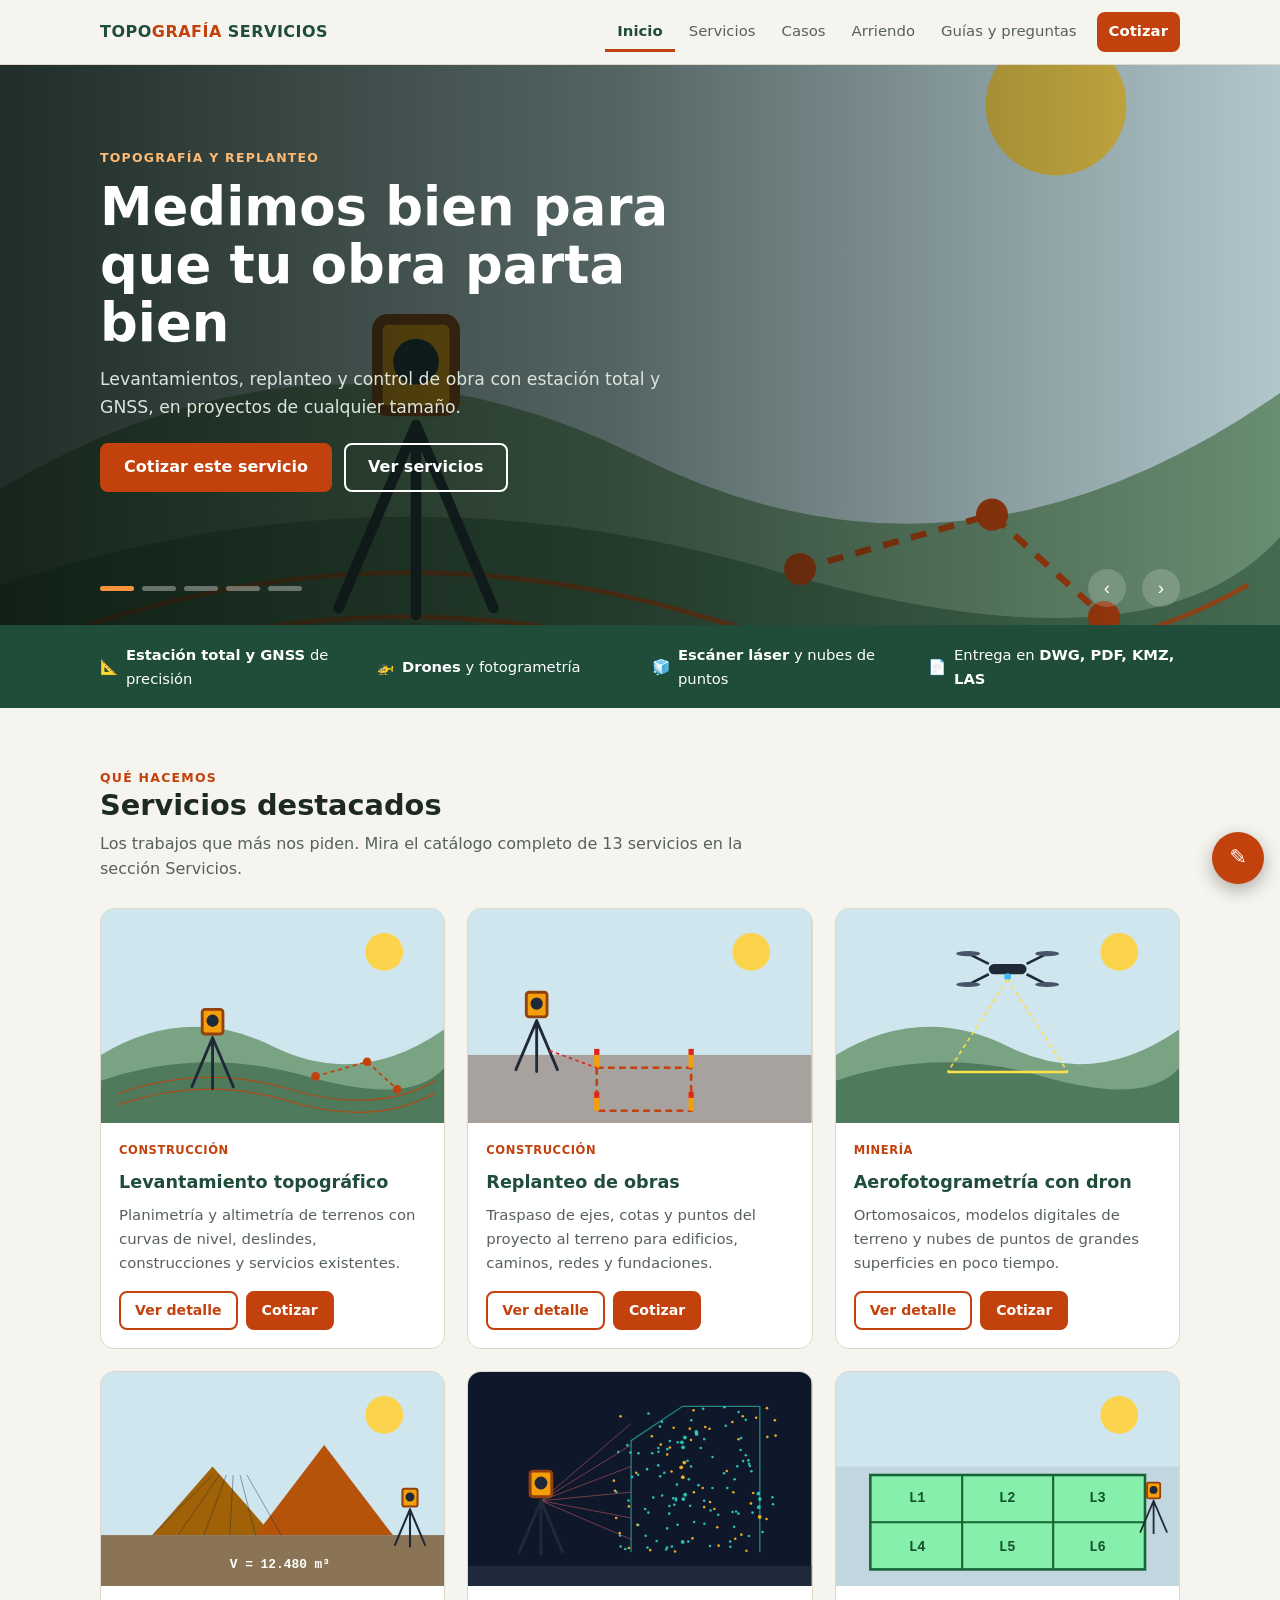
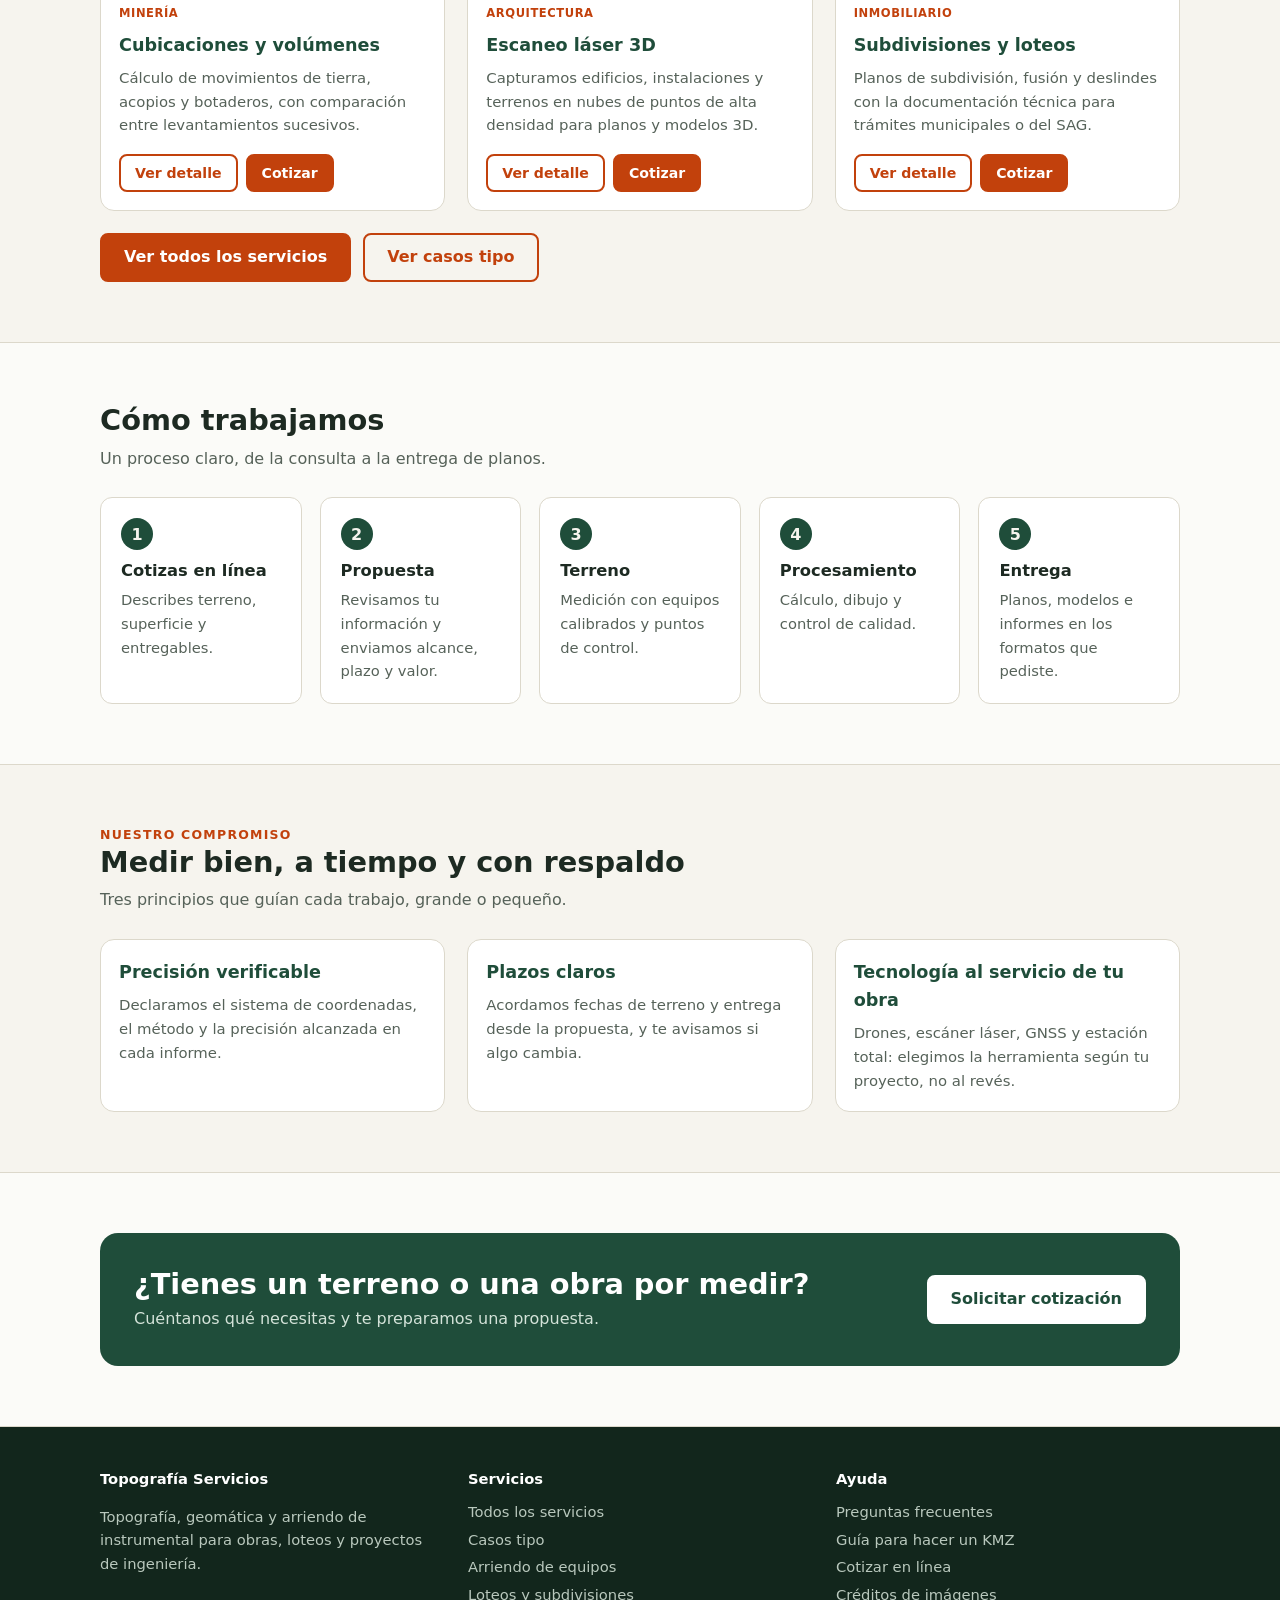
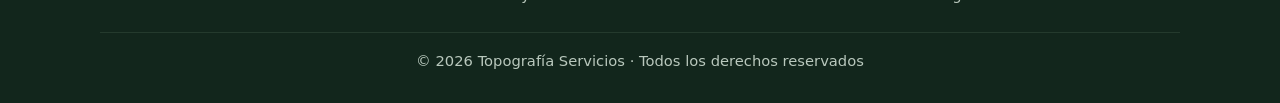
<file: index.html>
<!doctype html>
<html lang="es">
<head>
<meta charset="utf-8">
<meta name="viewport" content="width=device-width, initial-scale=1">
<title>Servicios Topográficos | Topografía, drones y escáner láser</title>
<meta name="description" content="Levantamientos, replanteo, loteos, aerofotogrametría con dron, escáner láser, SIG y arriendo de equipos. Cotiza en línea.">
<link rel="stylesheet" href="styles.css">
</head>
<body data-page="home">
<div id="hdr"></div>

<div class="hero" id="inicio">
  <div class="slides" id="slides" aria-roledescription="carrusel" aria-live="off"></div>
  <div class="ctrl"><div class="wrap">
    <div id="dots" style="display:flex;gap:8px"></div>
    <button class="arrow" id="prevS" aria-label="Anterior">‹</button><button class="arrow" id="nextS" aria-label="Siguiente">›</button>
  </div></div>
</div>
<div class="trust"><div class="wrap">
  <div>📐 <span><b>Estación total y GNSS</b> de precisión</span></div>
  <div>🚁 <span><b>Drones</b> y fotogrametría</span></div>
  <div>🧊 <span><b>Escáner láser</b> y nubes de puntos</span></div>
  <div>📄 <span>Entrega en <b>DWG, PDF, KMZ, LAS</b></span></div>
</div></div>
<section>
  <div class="wrap">
    <div class="eyebrow">Qué hacemos</div>
    <h2>Servicios destacados</h2>
    <p class="sub">Los trabajos que más nos piden. Mira el catálogo completo de 13 servicios en la sección Servicios.</p>
    <div class="grid" id="featured"></div>
    <div class="btns"><a class="btn primary" href="servicios.html">Ver todos los servicios</a><a class="btn ghost" href="casos.html">Ver casos tipo</a></div>
  </div>
</section>
<section class="alt">
  <div class="wrap">
    <h2>Cómo trabajamos</h2>
    <p class="sub">Un proceso claro, de la consulta a la entrega de planos.</p>
    <div class="steps">
      <div class="step rv"><h3>Cotizas en línea</h3><p>Describes terreno, superficie y entregables.</p></div>
      <div class="step rv"><h3>Propuesta</h3><p>Revisamos tu información y enviamos alcance, plazo y valor.</p></div>
      <div class="step rv"><h3>Terreno</h3><p>Medición con equipos calibrados y puntos de control.</p></div>
      <div class="step rv"><h3>Procesamiento</h3><p>Cálculo, dibujo y control de calidad.</p></div>
      <div class="step rv"><h3>Entrega</h3><p>Planos, modelos e informes en los formatos que pediste.</p></div>
    </div>
  </div>
</section>
<section>
  <div class="wrap">
    <div class="eyebrow">Nuestro compromiso</div>
    <h2>Medir bien, a tiempo y con respaldo</h2>
    <p class="sub">Tres principios que guían cada trabajo, grande o pequeño.</p>
    <div class="grid">
      <div class="card rv"><div class="body"><h3>Precisión verificable</h3><p>Declaramos el sistema de coordenadas, el método y la precisión alcanzada en cada informe.</p></div></div>
      <div class="card rv"><div class="body"><h3>Plazos claros</h3><p>Acordamos fechas de terreno y entrega desde la propuesta, y te avisamos si algo cambia.</p></div></div>
      <div class="card rv"><div class="body"><h3>Tecnología al servicio de tu obra</h3><p>Drones, escáner láser, GNSS y estación total: elegimos la herramienta según tu proyecto, no al revés.</p></div></div>
    </div>
  </div>
</section>
<section class="alt">
  <div class="wrap">
    <div class="cta-band"><div><h2>¿Tienes un terreno o una obra por medir?</h2><p>Cuéntanos qué necesitas y te preparamos una propuesta.</p></div><a class="btn" href="cotizar.html">Solicitar cotización</a></div>
  </div>
</section>

<div id="ftr"></div>
<script src="app.js"></script>
</body>
</html>
</file>
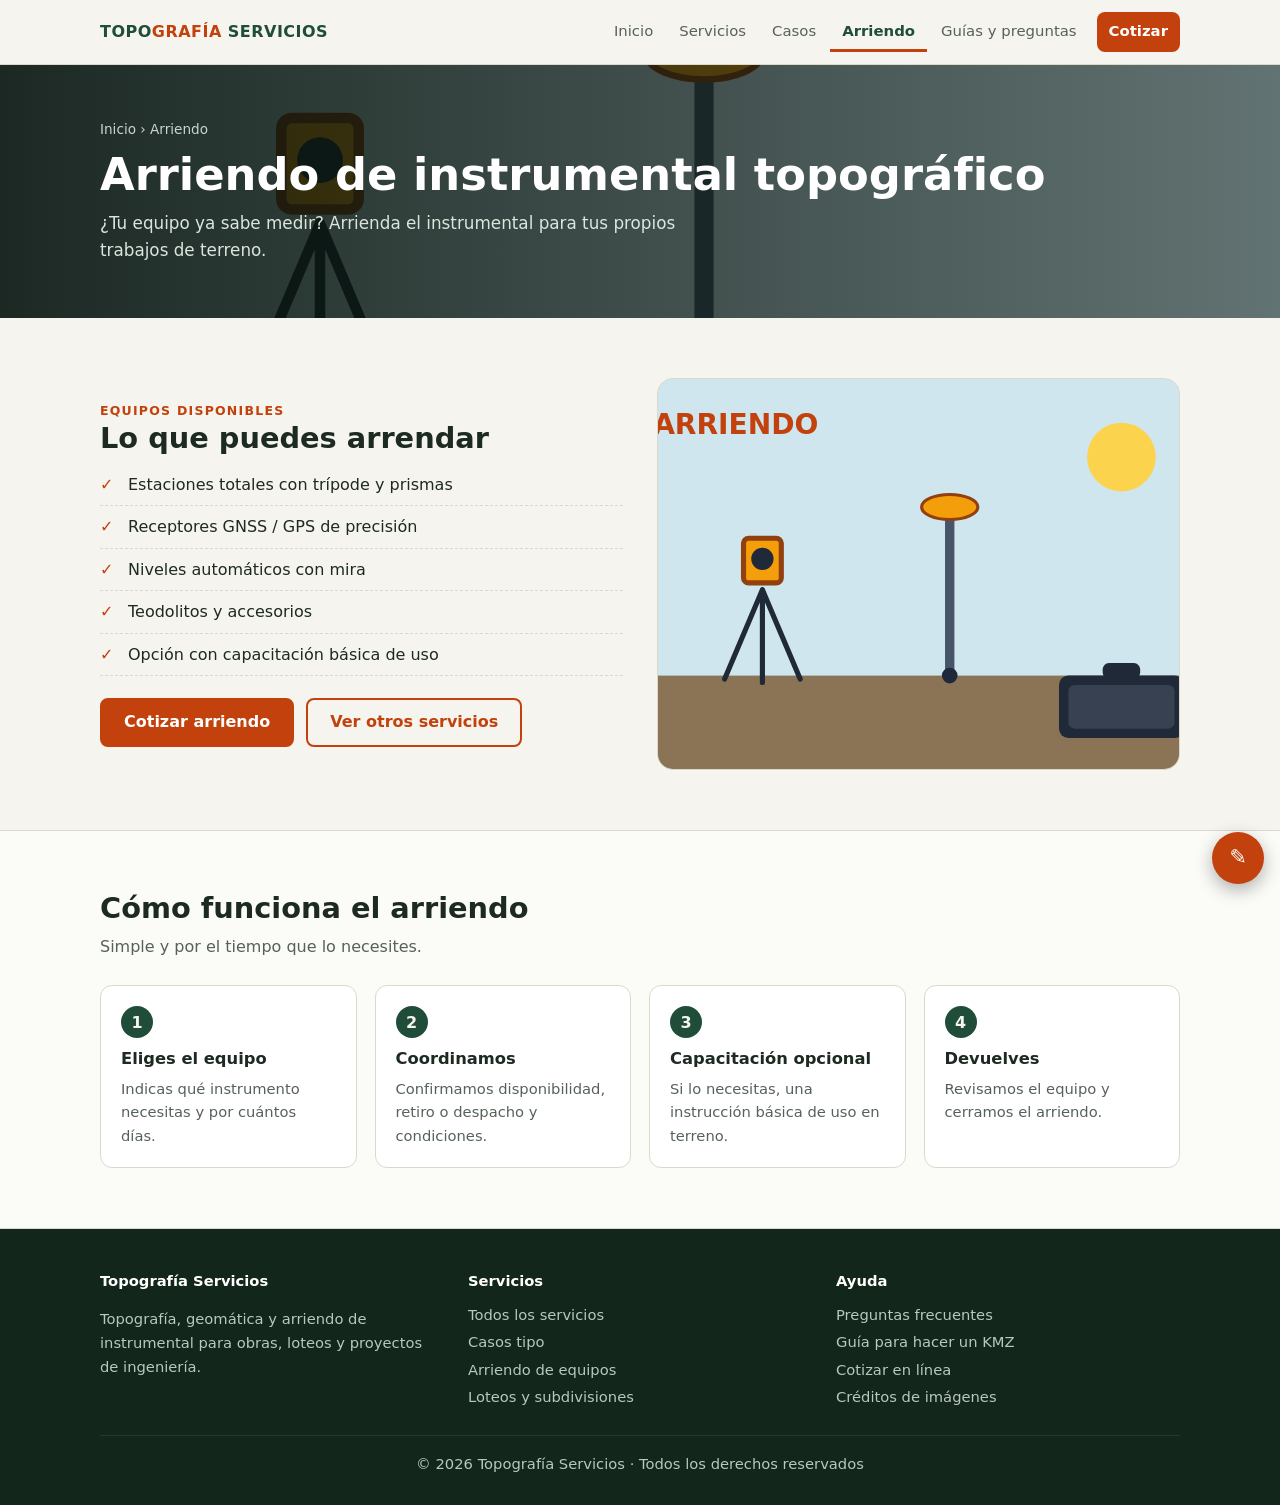
<file: arriendo.html>
<!doctype html>
<html lang="es">
<head>
<meta charset="utf-8">
<meta name="viewport" content="width=device-width, initial-scale=1">
<title>Arriendo de instrumental topográfico</title>
<meta name="description" content="Arriendo de estaciones totales, GNSS, niveles y teodolitos por día, semana o mes, con capacitación opcional.">
<link rel="stylesheet" href="styles.css">
</head>
<body data-page="arriendo">
<div id="hdr"></div>
<div class="phead"><img src="" data-k="arriendo" alt="" id="pheadImg"><div class="wrap"><div class="crumb"><a href="index.html">Inicio</a> › Arriendo</div><h1>Arriendo de instrumental topográfico</h1><p>¿Tu equipo ya sabe medir? Arrienda el instrumental para tus propios trabajos de terreno.</p></div></div>
<section>
  <div class="wrap two">
    <div>
      <div class="eyebrow">Equipos disponibles</div>
      <h2>Lo que puedes arrendar</h2>
      <ul class="check">
        <li>Estaciones totales con trípode y prismas</li>
        <li>Receptores GNSS / GPS de precisión</li>
        <li>Niveles automáticos con mira</li>
        <li>Teodolitos y accesorios</li>
        <li>Opción con capacitación básica de uso</li>
      </ul>
      <div class="btns"><button class="btn primary" data-quote="arriendo">Cotizar arriendo</button><a class="btn ghost" href="servicios.html">Ver otros servicios</a></div>
    </div>
    <div class="photo" id="equipPhoto"></div>
  </div>
</section>
<section class="alt">
  <div class="wrap">
    <h2>Cómo funciona el arriendo</h2>
    <p class="sub">Simple y por el tiempo que lo necesites.</p>
    <div class="steps">
      <div class="step rv"><h3>Eliges el equipo</h3><p>Indicas qué instrumento necesitas y por cuántos días.</p></div>
      <div class="step rv"><h3>Coordinamos</h3><p>Confirmamos disponibilidad, retiro o despacho y condiciones.</p></div>
      <div class="step rv"><h3>Capacitación opcional</h3><p>Si lo necesitas, una instrucción básica de uso en terreno.</p></div>
      <div class="step rv"><h3>Devuelves</h3><p>Revisamos el equipo y cerramos el arriendo.</p></div>
    </div>
  </div>
</section>

<div id="ftr"></div>
<script src="app.js"></script>
</body>
</html>
</file>
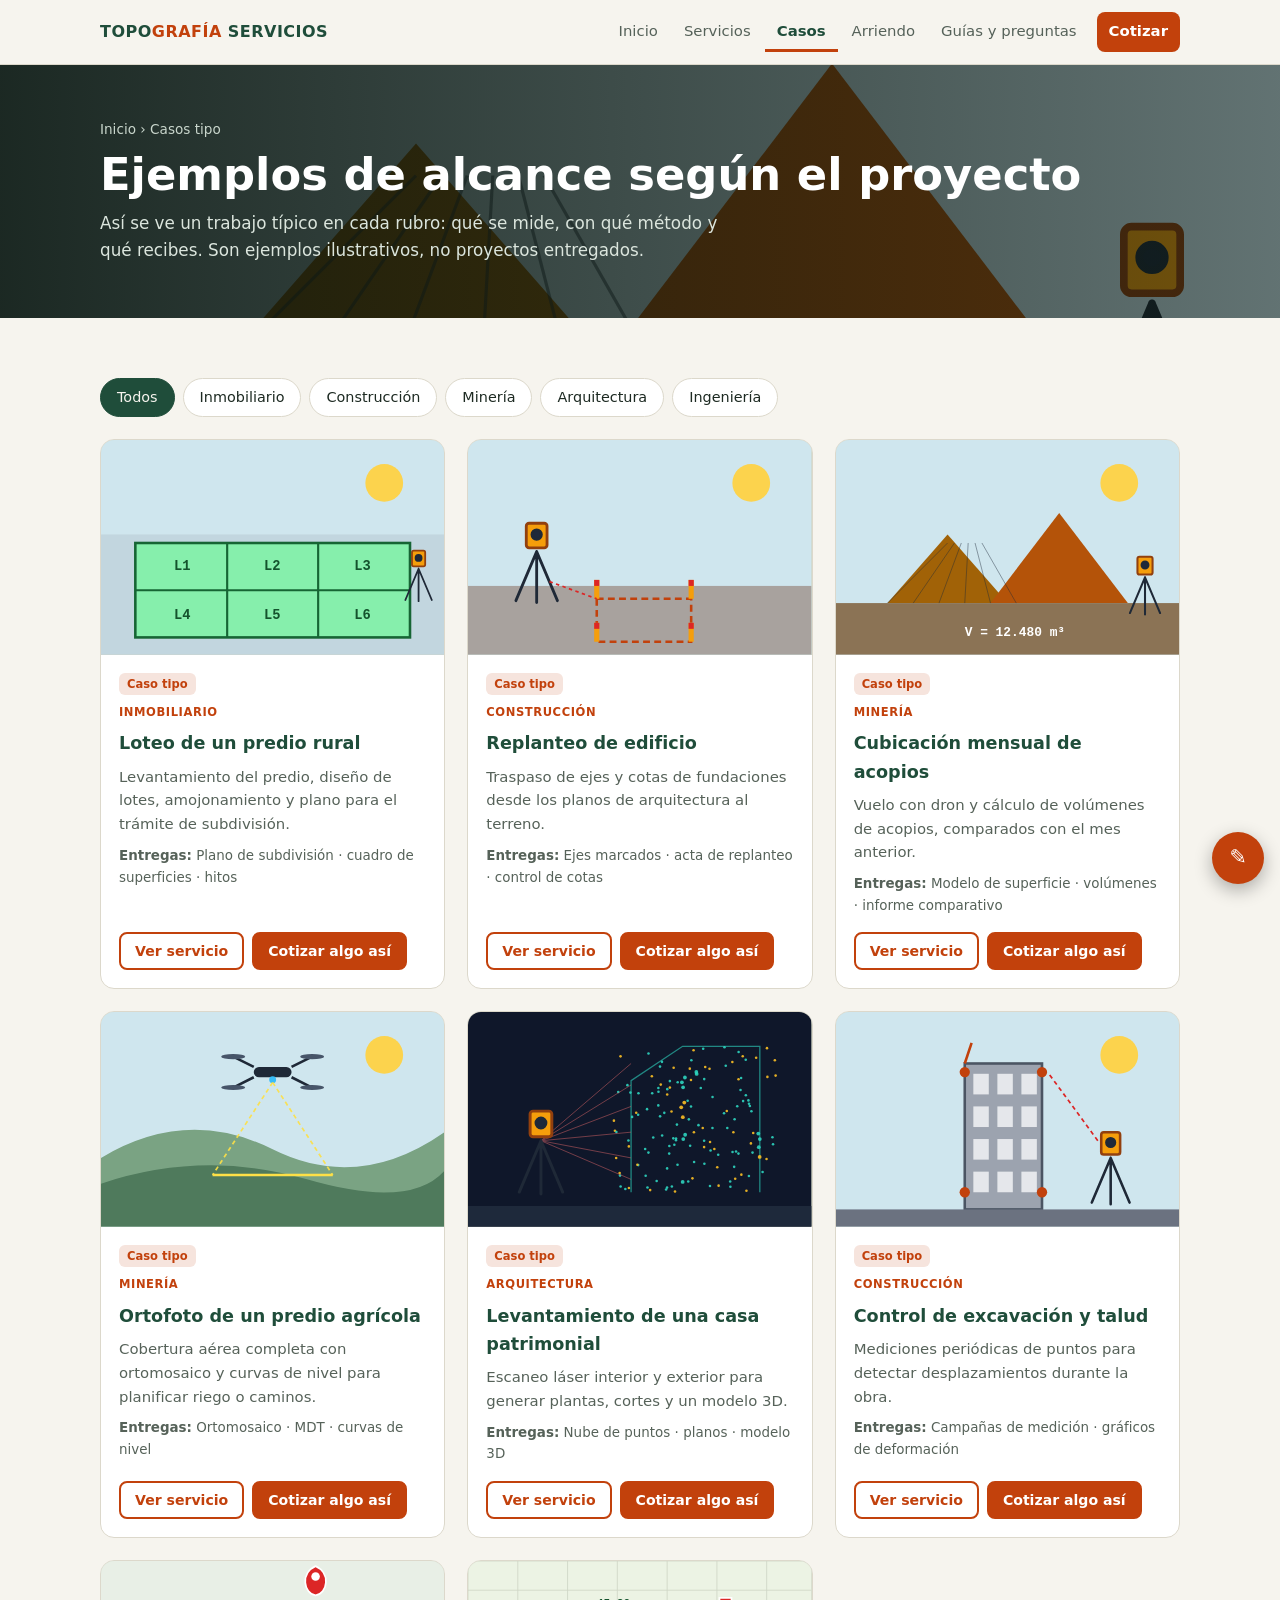
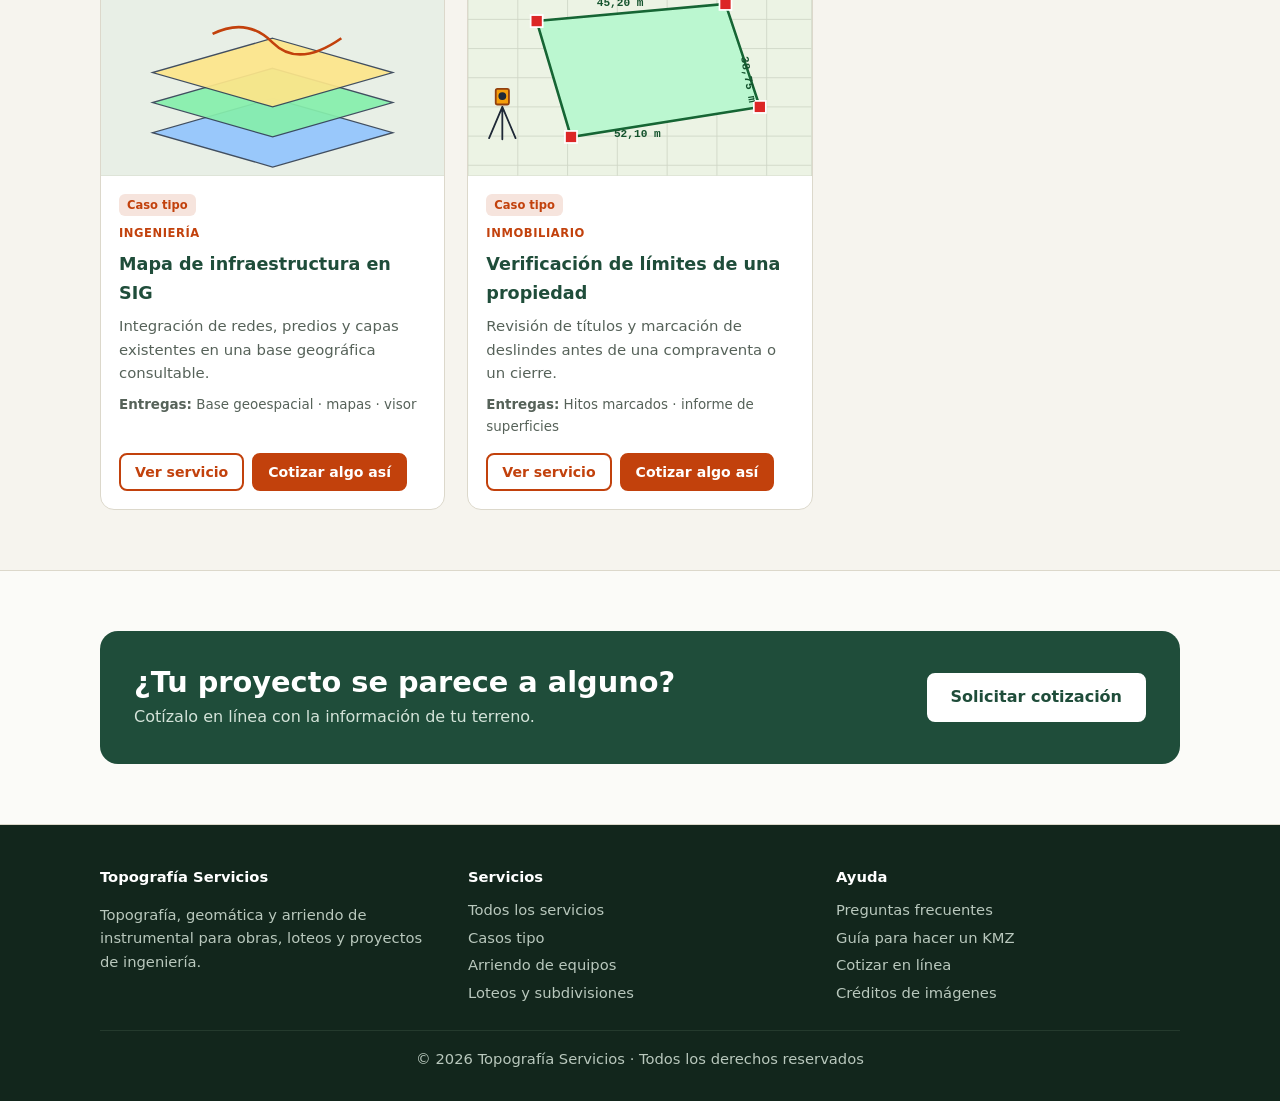
<file: casos.html>
<!doctype html>
<html lang="es">
<head>
<meta charset="utf-8">
<meta name="viewport" content="width=device-width, initial-scale=1">
<title>Casos tipo | Servicios Topográficos</title>
<meta name="description" content="Ejemplos de alcance según el proyecto: qué se mide, con qué método y qué recibes.">
<link rel="stylesheet" href="styles.css">
</head>
<body data-page="casos">
<div id="hdr"></div>
<div class="phead"><img src="" data-k="cubicacion" alt="" id="pheadImg"><div class="wrap"><div class="crumb"><a href="index.html">Inicio</a> › Casos tipo</div><h1>Ejemplos de alcance según el proyecto</h1><p>Así se ve un trabajo típico en cada rubro: qué se mide, con qué método y qué recibes. Son ejemplos ilustrativos, no proyectos entregados.</p></div></div>
<section>
  <div class="wrap">
    <div class="filters" id="cfilters"></div>
    <div class="grid" id="cgrid"></div>
  </div>
</section>
<section class="alt"><div class="wrap"><div class="cta-band"><div><h2>¿Tu proyecto se parece a alguno?</h2><p>Cotízalo en línea con la información de tu terreno.</p></div><a class="btn" href="cotizar.html">Solicitar cotización</a></div></div></section>

<div id="ftr"></div>
<script src="app.js"></script>
</body>
</html>
</file>
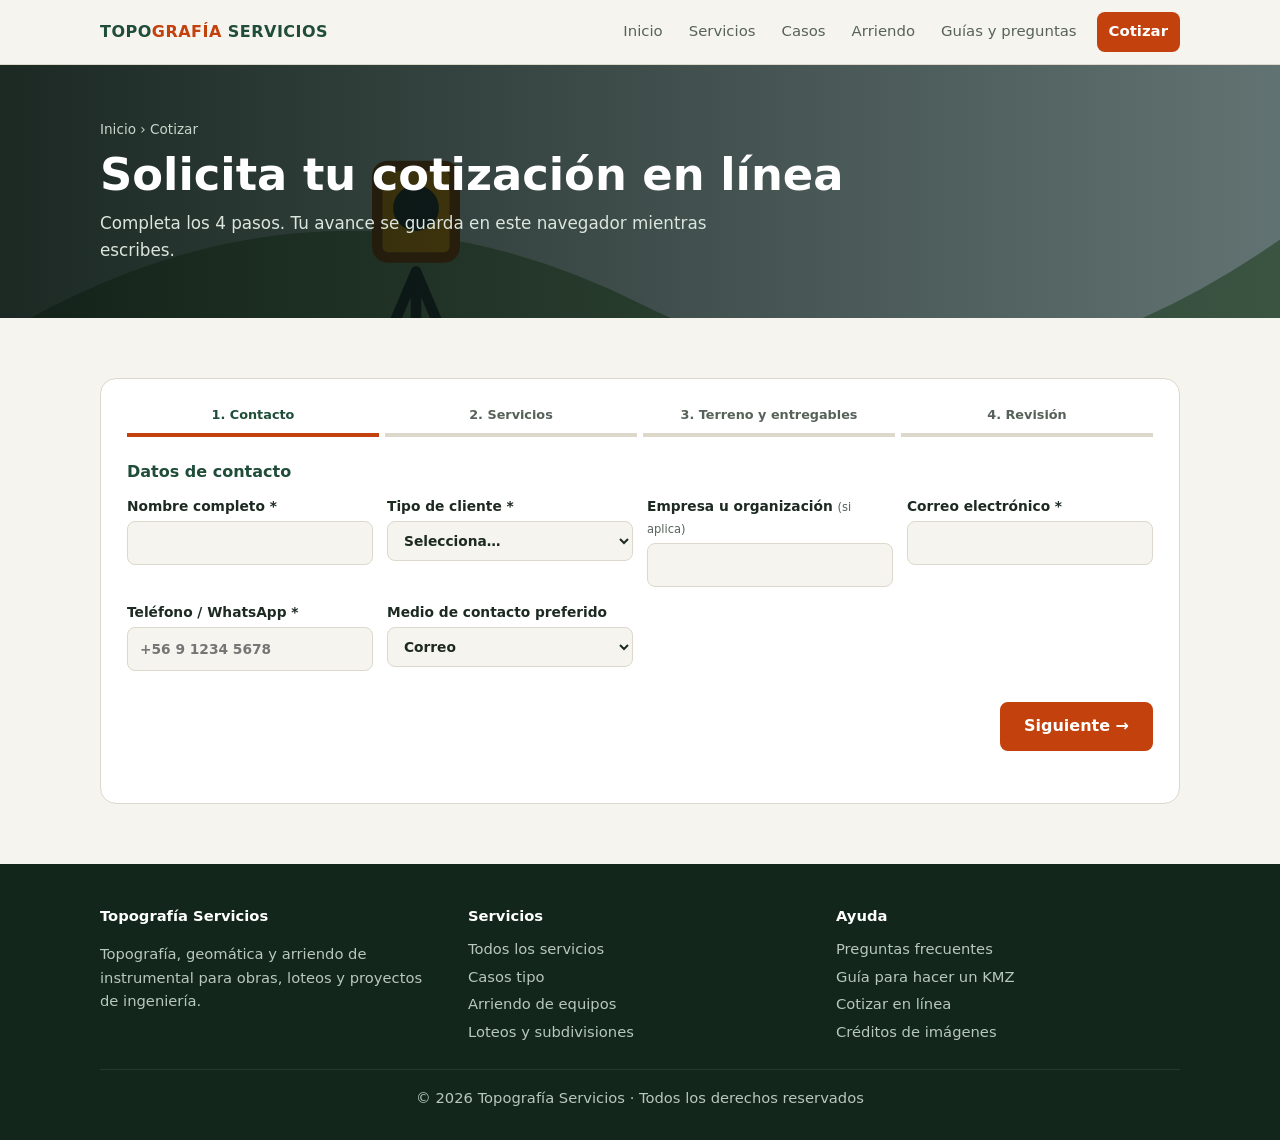
<file: cotizar.html>
<!doctype html>
<html lang="es">
<head>
<meta charset="utf-8">
<meta name="viewport" content="width=device-width, initial-scale=1">
<title>Cotizar en línea | Servicios Topográficos</title>
<meta name="description" content="Solicita tu cotización en 4 pasos con información precisa de tu terreno y los entregables que necesitas.">
<link rel="stylesheet" href="styles.css">
</head>
<body data-page="cotizar">
<div id="hdr"></div>
<div class="phead"><img src="" data-k="hero" alt="" id="pheadImg"><div class="wrap"><div class="crumb"><a href="index.html">Inicio</a> › Cotizar</div><h1>Solicita tu cotización en línea</h1><p>Completa los 4 pasos. Tu avance se guarda en este navegador mientras escribes.</p></div></div>
<section>
  <div class="wrap">
    <div class="quote">
        <div class="progress" id="progress"><div>1. Contacto</div><div>2. Servicios</div><div>3. Terreno y entregables</div><div>4. Revisión</div></div>
        <form id="form" novalidate>
          <div class="pane" data-p="0">
            <fieldset><legend>Datos de contacto</legend>
              <div class="f2">
                <label>Nombre completo *<input name="nombre" autocomplete="name" required><span class="err"></span></label>
                <label>Tipo de cliente *
                  <select name="tipo" required><option value="">Selecciona…</option><option>Particular</option><option>Empresa</option><option>Constructora / Inmobiliaria</option><option>Minería / Energía</option><option>Consultora de ingeniería</option><option>Institución pública</option></select><span class="err"></span></label>
                <label>Empresa u organización <small>(si aplica)</small><input name="empresa" autocomplete="organization"></label>
                <label>Correo electrónico *<input name="email" type="email" autocomplete="email" required><span class="err"></span></label>
                <label>Teléfono / WhatsApp *<input name="tel" type="tel" autocomplete="tel" placeholder="+56 9 1234 5678" required><span class="err"></span></label>
                <label>Medio de contacto preferido<select name="medio"><option>Correo</option><option>WhatsApp</option><option>Llamada</option></select></label>
              </div>
            </fieldset>
          </div>

          <div class="pane" data-p="1">
            <fieldset><legend>¿Qué servicios necesitas? *</legend>
              <div class="pick" id="pick"></div><span class="err" id="errSvc"></span>
            </fieldset>
          </div>

          <div class="pane" data-p="2">
            <fieldset><legend>Ubicación y terreno</legend>
              <div class="f2">
                <label>Región *<select name="region" required></select><span class="err"></span></label>
                <label>Comuna *<input name="comuna" required><span class="err"></span></label>
                <label>Dirección o sector *<input name="direccion" placeholder="Calle, ruta km, fundo, rol de avalúo…" required><span class="err"></span></label>
                <label>Coordenadas <small>(opcional)</small><input name="coord" placeholder="-34.1700, -70.7400"></label>
                <label>Superficie aproximada *<input name="sup" type="number" min="0" step="any" required data-skip-rental><span class="err"></span></label>
                <label>Unidad<select name="unidad"><option>m²</option><option>hectáreas</option><option>km lineales</option></select></label>
                <label>Tipo de terreno *<select name="relieve" required data-skip-rental><option value="">Selecciona…</option><option>Plano</option><option>Ondulado</option><option>Accidentado / cerro</option><option>Con vegetación densa</option><option>Urbano / construido</option></select><span class="err"></span></label>
                <label>Acceso al sitio<select name="acceso"><option>Acceso vehicular directo</option><option>Camino de tierra</option><option>Solo a pie</option><option>Requiere autorización / inducción</option></select></label>
              </div>
            </fieldset>

            <div id="conds"></div>

            <fieldset><legend>Especificaciones técnicas</legend>
              <div class="f2">
                <label>Sistema de coordenadas<select name="datum"><option>UTM WGS84 huso 19S</option><option>UTM SIRGAS-Chile huso 19S</option><option>UTM WGS84 huso 18S</option><option>Local / a definir</option><option>No sé, que lo definan</option></select></label>
                <label>Precisión requerida<select name="prec"><option>Estándar (±5 cm)</option><option>Alta (±2 cm)</option><option>Referencial (±20 cm)</option><option>No sé</option></select></label>
                <label>Uso del trabajo *<select name="uso" required><option value="">Selecciona…</option><option>Permiso municipal / DOM</option><option>Proyecto de ingeniería</option><option>Compraventa / regularización</option><option>Control de avance de obra</option><option>Estudio o diagnóstico</option><option>Otro</option></select><span class="err"></span></label>
                <label>¿Cuentas con información previa?<select name="previo"><option>No</option><option>Sí, planos en PDF</option><option>Sí, archivos DWG</option><option>Sí, archivo KMZ</option><option>Sí, levantamiento anterior</option></select></label>
                <label>Fecha deseada de inicio<input name="inicio" type="date"></label>
                <label>Plazo de entrega<select name="plazo"><option>Sin urgencia (2-3 semanas)</option><option>Normal (1-2 semanas)</option><option>Urgente (menos de 1 semana)</option></select></label>
              </div>
              <div style="margin-top:14px"><div style="font-weight:700;font-size:.86rem;margin-bottom:6px">Entregables</div><div class="pick" id="entregables"></div></div>
              <label style="margin-top:14px">Archivos de apoyo <small>(planos, KMZ, fotos, Excel)</small>
                <input id="files" type="file" multiple accept=".pdf,.dwg,.kmz,.kml,.xls,.xlsx,.csv,.txt,.doc,.docx,.jpg,.jpeg,.png"></label>
              <div id="fileNames"></div>
              <div class="hint">Por seguridad del navegador, los archivos no se envían solos: se anotan en la solicitud y los adjuntas al correo o WhatsApp.</div>
              <label style="margin-top:14px">Observaciones<textarea name="obs" placeholder="Restricciones de horario, riesgos del sitio, hitos existentes, contacto en terreno…"></textarea></label>
            </fieldset>
          </div>

          <div class="pane" data-p="3">
            <fieldset><legend>Revisa tu solicitud</legend>
              <div class="summary" id="summary"></div>
              <div class="est" id="est"></div>
              <div class="btns">
                <button type="button" class="btn primary" id="sendMail">Enviar por correo</button>
                <button type="button" class="btn ghost" id="sendWa">Enviar por WhatsApp</button>
                <button type="button" class="btn ghost" id="copy">Copiar solicitud</button>
                <button type="button" class="btn ghost" id="dl">Descargar (.txt)</button>
              </div><div class="hint" id="sendHint" style="margin-top:8px"></div><div class="btns" style="margin-top:6px"><button type="button" class="btn small ghost" id="reset">Empezar de nuevo</button>
              </div>
            </fieldset>
          </div>

          <div class="nav-btns">
            <button type="button" class="btn ghost" id="prev">← Anterior</button>
            <button type="button" class="btn primary" id="next">Siguiente →</button>
          </div>
        </form>
    <div id="contactBox" style="margin-top:26px"></div>
  </div>
</section>

<div id="ftr"></div>
<script src="app.js"></script>
</body>
</html>
</file>
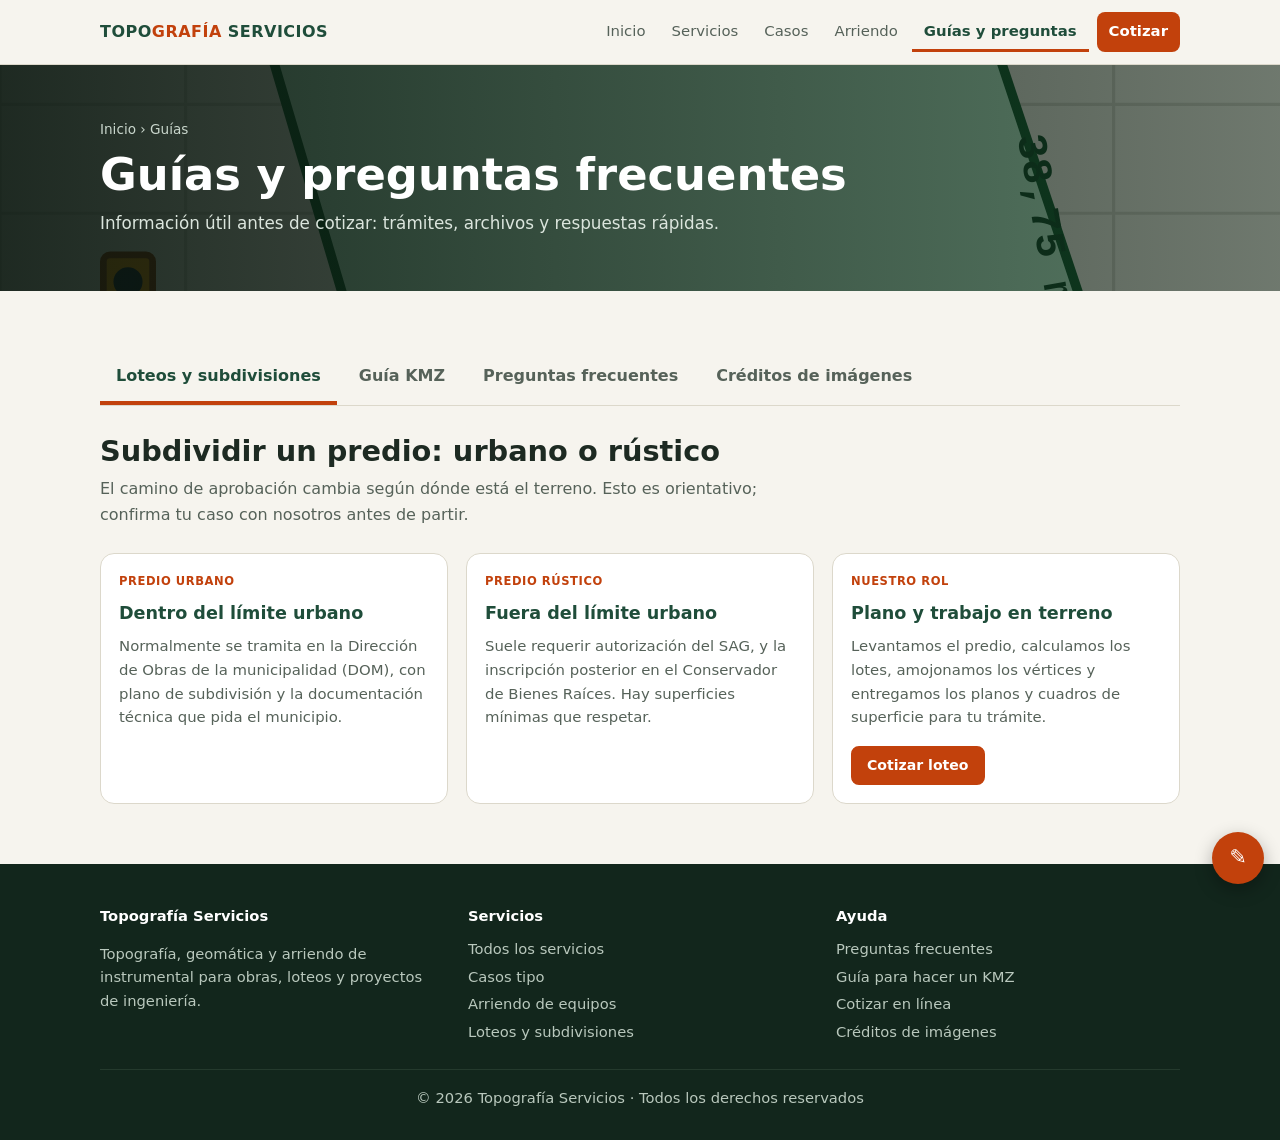
<file: guias.html>
<!doctype html>
<html lang="es">
<head>
<meta charset="utf-8">
<meta name="viewport" content="width=device-width, initial-scale=1">
<title>Guías y preguntas frecuentes | Servicios Topográficos</title>
<meta name="description" content="Cómo subdividir un predio, cómo hacer un KMZ en Google Earth Pro, preguntas frecuentes y créditos de imágenes.">
<link rel="stylesheet" href="styles.css">
</head>
<body data-page="guias">
<div id="hdr"></div>
<div class="phead"><img src="" data-k="deslindes" alt="" id="pheadImg"><div class="wrap"><div class="crumb"><a href="index.html">Inicio</a> › Guías</div><h1>Guías y preguntas frecuentes</h1><p>Información útil antes de cotizar: trámites, archivos y respuestas rápidas.</p></div></div>
<section>
  <div class="wrap">
    <div class="tabs" role="tablist">
      <button class="tab on" role="tab" data-t="loteos">Loteos y subdivisiones</button>
      <button class="tab" role="tab" data-t="kmz">Guía KMZ</button>
      <button class="tab" role="tab" data-t="faq">Preguntas frecuentes</button>
      <button class="tab" role="tab" data-t="creditos">Créditos de imágenes</button>
    </div>

    <div class="tabpane on" id="loteos">
      <h2>Subdividir un predio: urbano o rústico</h2>
      <p class="sub">El camino de aprobación cambia según dónde está el terreno. Esto es orientativo; confirma tu caso con nosotros antes de partir.</p>
      <div class="compare">
        <div class="card"><div class="body"><span class="pill">Predio urbano</span><h3>Dentro del límite urbano</h3><p>Normalmente se tramita en la Dirección de Obras de la municipalidad (DOM), con plano de subdivisión y la documentación técnica que pida el municipio.</p></div></div>
        <div class="card"><div class="body"><span class="pill">Predio rústico</span><h3>Fuera del límite urbano</h3><p>Suele requerir autorización del SAG, y la inscripción posterior en el Conservador de Bienes Raíces. Hay superficies mínimas que respetar.</p></div></div>
        <div class="card"><div class="body"><span class="pill">Nuestro rol</span><h3>Plano y trabajo en terreno</h3><p>Levantamos el predio, calculamos los lotes, amojonamos los vértices y entregamos los planos y cuadros de superficie para tu trámite.</p><div class="row"><button class="btn small primary" data-quote="loteo">Cotizar loteo</button></div></div></div>
      </div>
    </div>

    <div class="tabpane" id="kmz">
      <div class="two" style="align-items:start">
        <div>
          <h2>Cómo marcar tu terreno en un archivo KMZ</h2>
          <p class="sub">Un KMZ nos ayuda a ubicar y dimensionar tu predio sin visita previa. Con Google Earth Pro es muy simple.</p>
          <ol class="kmz">
            <li>Abre <b>Google Earth Pro</b> y busca la dirección o el sector del terreno.</li>
            <li>Usa <b>Agregar &gt; Polígono</b> y dibuja el contorno haciendo clic en cada vértice.</li>
            <li>Ponle un nombre (por ejemplo, el rol o el nombre del predio) y acepta.</li>
            <li>En el panel <b>Lugares</b>, clic derecho sobre el polígono y elige <b>Guardar lugar como…</b></li>
            <li>Selecciona el formato <b>KMZ</b> y guarda. Adjunta el archivo a tu solicitud.</li>
          </ol>
        </div>
        <div class="photo" id="kmzPhoto"></div>
      </div>
    </div>

    <div class="tabpane" id="faq">
      <h2>Lo que más nos consultan</h2>
      <p class="sub">Si tu duda no está aquí, escríbenos desde el cotizador.</p>
      <details><summary>¿Qué necesito para pedir una cotización?</summary><p>Ubicación del terreno, superficie aproximada, para qué usarás el trabajo y, si tienes, planos o coordenadas. Entre más datos, más ajustada la propuesta.</p></details>
      <details><summary>¿Cuánto demora un levantamiento?</summary><p>Depende de la superficie, el relieve y el método. Con dron, terrenos grandes se miden en horas; el procesamiento y los planos toman unos días adicionales.</p></details>
      <details><summary>¿Qué precisión se logra?</summary><p>Según el método y el equipo: con GNSS de precisión y estación total se trabaja a nivel centimétrico. Te indicamos la precisión esperada en la propuesta.</p></details>
      <details><summary>¿En qué formatos entregan los resultados?</summary><p>Planos en DWG y PDF, archivos KMZ para Google Earth, nubes de puntos LAS/XYZ, ortomosaicos GeoTIFF y cuadros de coordenadas en Excel.</p></details>
      <details><summary>¿Puedo adjuntar mi información?</summary><p>Sí. En el cotizador puedes indicar los archivos que tienes (planos, KMZ, fotos) y los adjuntas al correo que se genera.</p></details>
    </div>

    <div class="tabpane" id="creditos">
      <h2>Créditos de imágenes</h2>
      <p class="sub">Las fotografías provienen de Wikimedia Commons y se usan según sus licencias libres (CC0, CC BY, CC BY-SA o dominio público). Cada una enlaza a su página original.</p>
      <div class="credits" id="credits"></div>
    </div>
  </div>
</section>

<div id="ftr"></div>
<script src="app.js"></script>
</body>
</html>
</file>
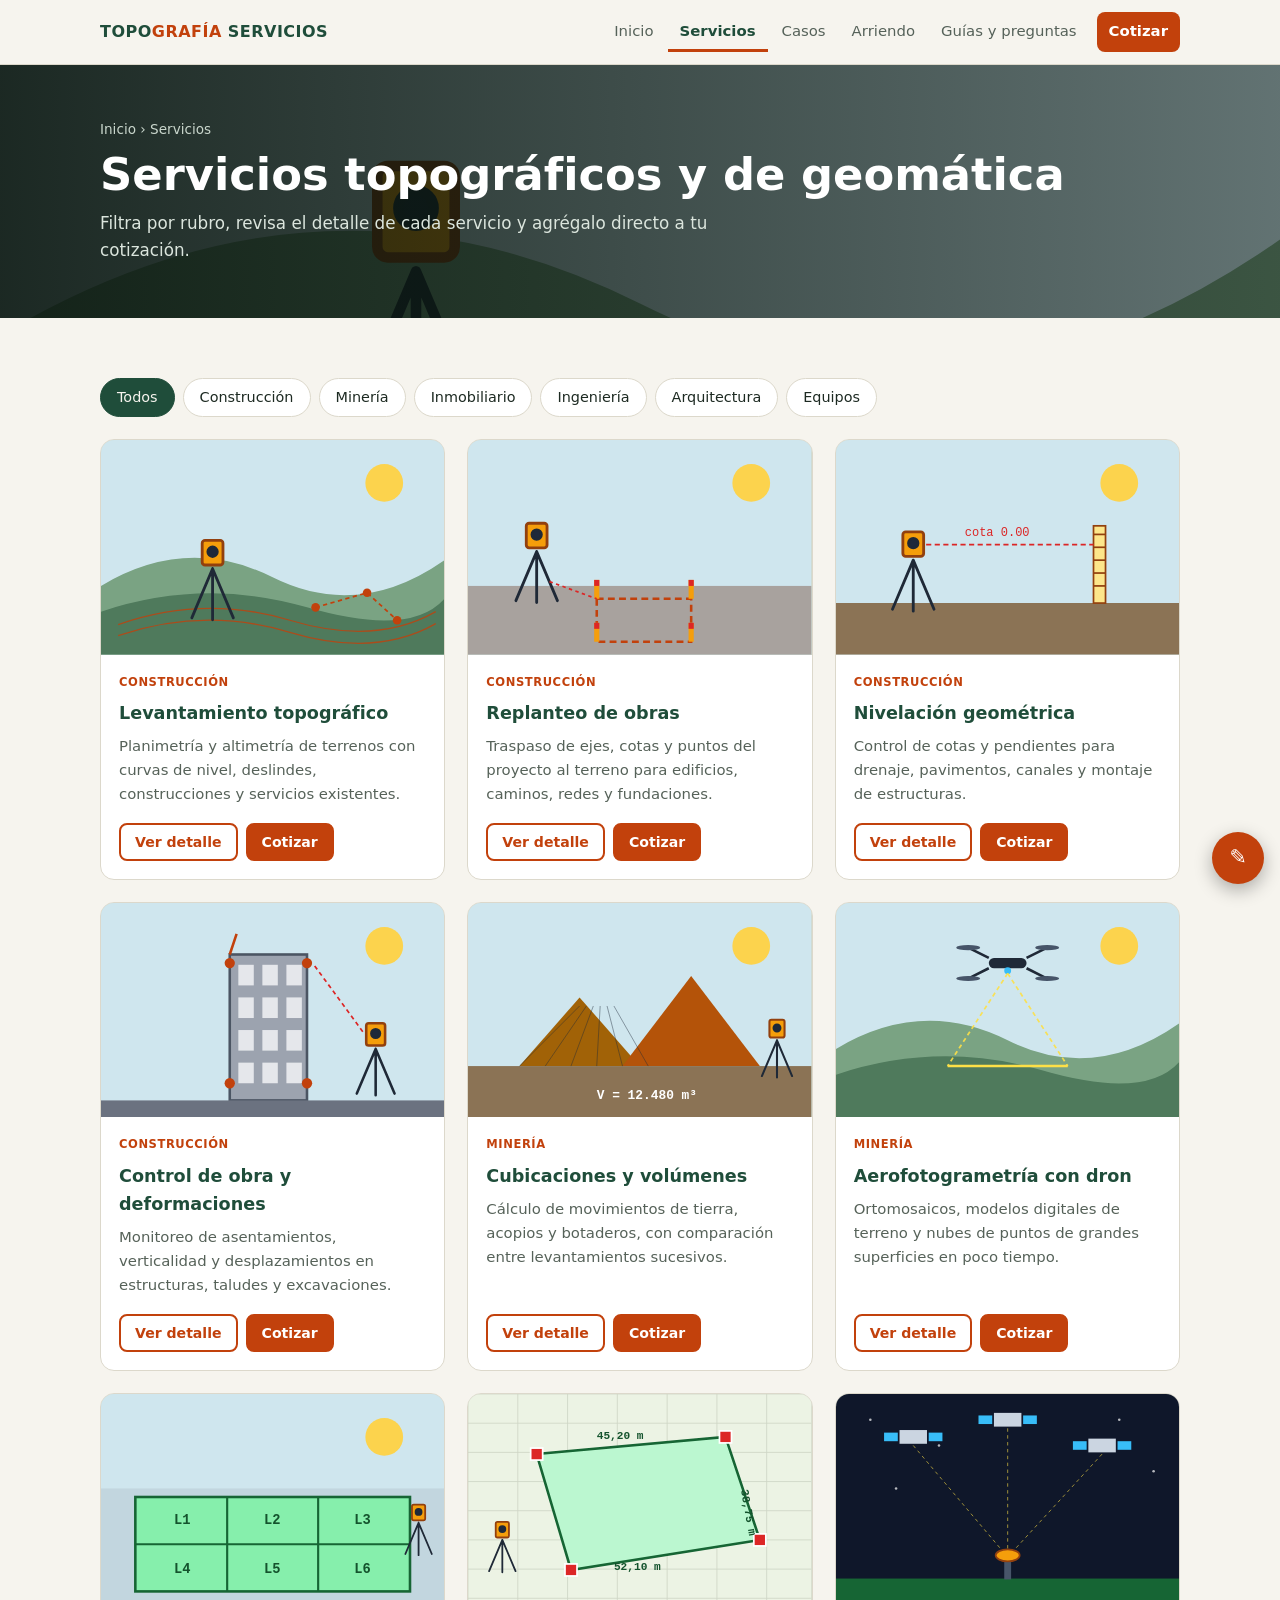
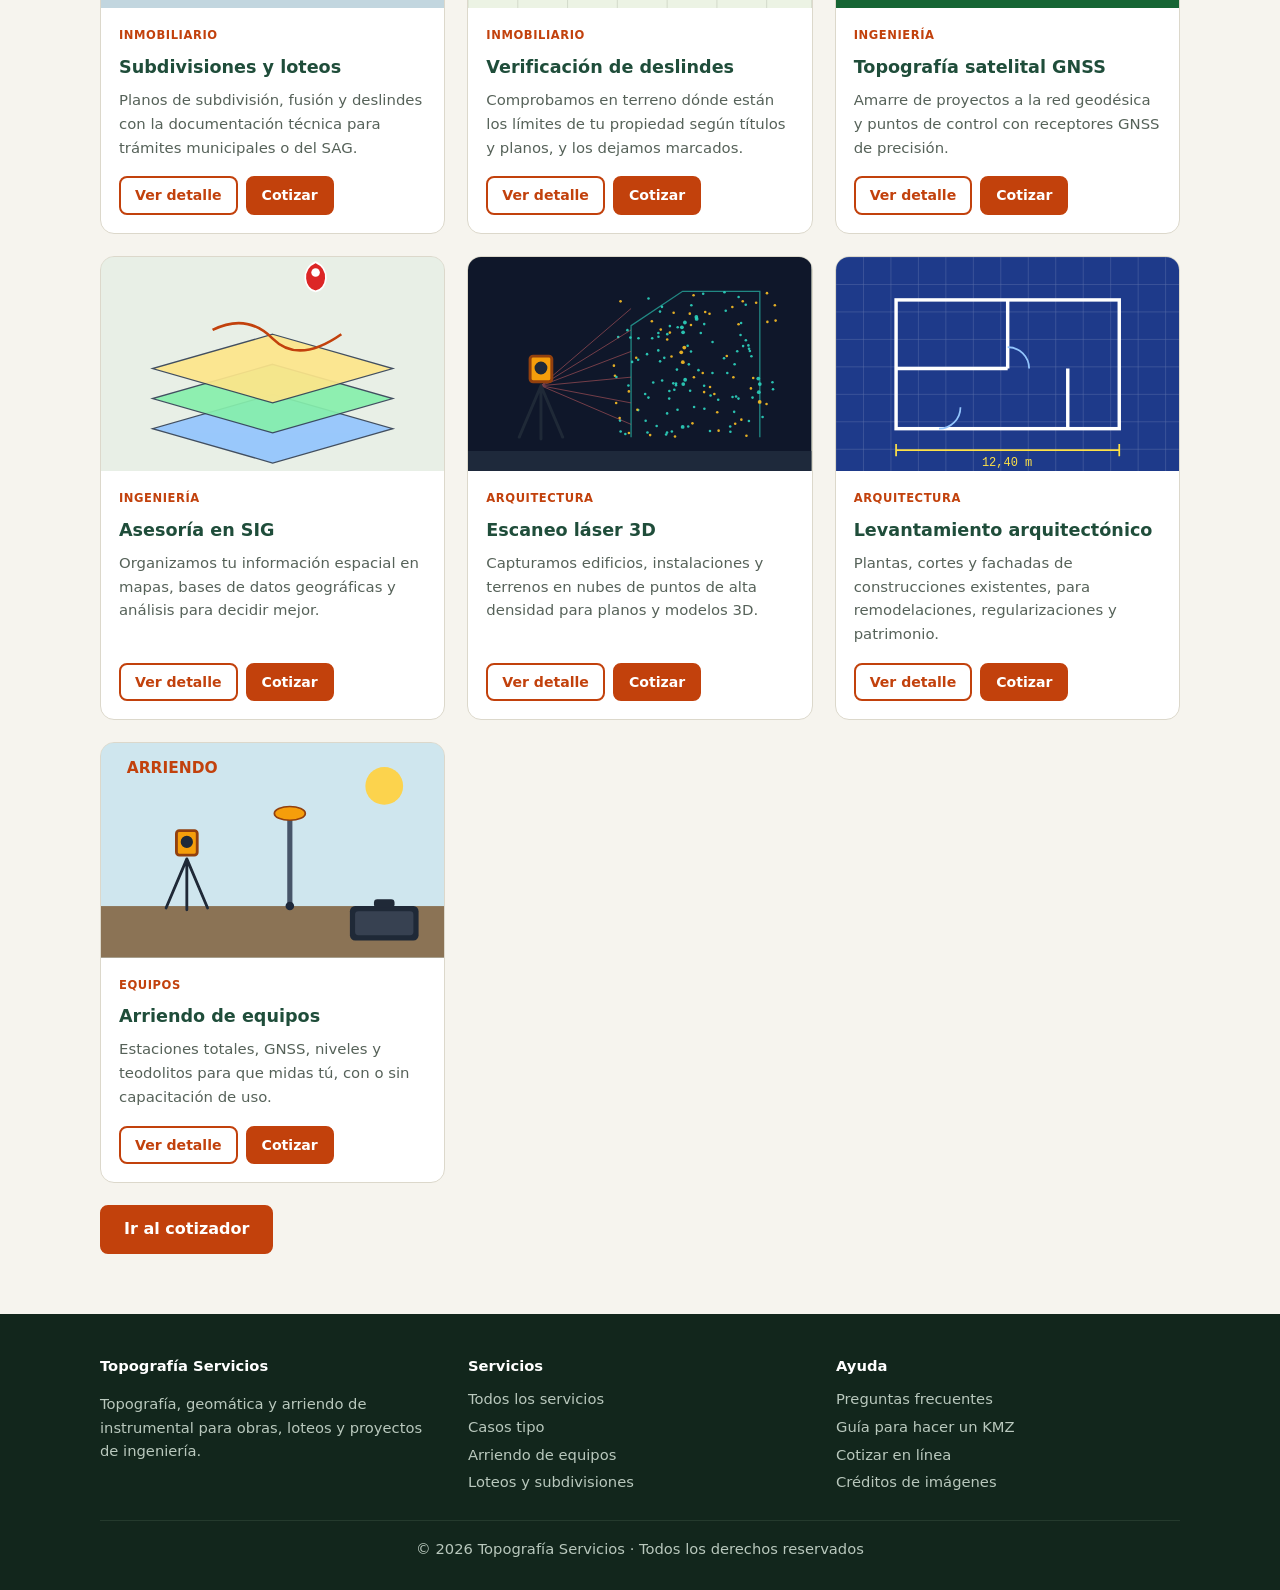
<file: servicios.html>
<!doctype html>
<html lang="es">
<head>
<meta charset="utf-8">
<meta name="viewport" content="width=device-width, initial-scale=1">
<title>Servicios topográficos | Catálogo completo</title>
<meta name="description" content="Catálogo de 13 servicios topográficos y de geomática: levantamientos, replanteo, cubicaciones, drones, escáner láser, SIG y más.">
<link rel="stylesheet" href="styles.css">
</head>
<body data-page="servicios">
<div id="hdr"></div>
<div class="phead"><img src="" data-k="levantamiento" alt="" id="pheadImg"><div class="wrap"><div class="crumb"><a href="index.html">Inicio</a> › Servicios</div><h1>Servicios topográficos y de geomática</h1><p>Filtra por rubro, revisa el detalle de cada servicio y agrégalo directo a tu cotización.</p></div></div>
<section>
  <div class="wrap">
    <div class="filters" id="filters"></div>
    <div class="grid" id="grid"></div>
    <div class="btns"><a class="btn primary" href="cotizar.html">Ir al cotizador <b class="qcount" style="display:none"></b></a></div>
  </div>
</section>

<div id="ftr"></div>
<script src="app.js"></script>
</body>
</html>
</file>
<file: styles.css>
:root{--bg:#f6f4ee;--panel:#fff;--text:#1d2a22;--muted:#566259;--accent:#c2410c;--green:#1f4d3a;--line:#dcd8cb;--contour:#cfd6c6;--ok:#15803d;--err:#b91c1c;--dark:#12261c;--onDark:#eef3ec}
@media (prefers-color-scheme:dark){:root{--bg:#101712;--panel:#18231c;--text:#e8ece6;--muted:#9aa89e;--accent:#fb923c;--green:#86c3a3;--line:#2a3a30;--contour:#22322a;--ok:#4ade80;--err:#f87171;--dark:#0b130e}}
*{box-sizing:border-box}html{scroll-behavior:smooth;scroll-padding-top:72px}
body{margin:0;background:var(--bg);color:var(--text);font-family:system-ui,-apple-system,"Segoe UI",Roboto,sans-serif;line-height:1.6;overflow-x:hidden}
img{max-width:100%}
.wrap{max-width:1120px;margin:0 auto;padding:0 20px}
a{color:inherit}
/* Cabecera */
header.nav{position:sticky;top:0;z-index:30;background:color-mix(in srgb,var(--bg) 94%,transparent);backdrop-filter:blur(8px);border-bottom:1px solid var(--line)}
header.nav .wrap{display:flex;justify-content:space-between;align-items:center;height:64px;gap:12px}
.logo{font-weight:800;letter-spacing:.03em;color:var(--green);text-decoration:none;white-space:nowrap}.logo span{color:var(--accent)}
nav.menu{display:flex;align-items:center;gap:2px}
nav.menu a{color:var(--muted);text-decoration:none;padding:8px 12px;font-size:.93rem;border-radius:8px}
nav.menu a:hover{color:var(--accent)}
nav.menu a.act{color:var(--green);font-weight:700;box-shadow:inset 0 -3px 0 var(--accent);border-radius:0}
nav.menu a.cta{background:var(--accent);color:#fff;font-weight:700;border-radius:8px;box-shadow:none;margin-left:6px}
nav.menu a.cta b{background:#fff;color:var(--accent);border-radius:999px;padding:0 7px;margin-left:4px;font-size:.8rem}
#menuBtn{display:none;background:none;border:1px solid var(--line);color:var(--text);border-radius:8px;padding:6px 11px;font-size:1.2rem;cursor:pointer}
@media(max-width:900px){#menuBtn{display:block}
nav.menu{display:none;position:absolute;top:64px;left:0;right:0;flex-direction:column;align-items:stretch;background:var(--bg);border-bottom:1px solid var(--line);padding:10px 20px 16px}
nav.menu.open{display:flex}nav.menu a.act{box-shadow:none;background:color-mix(in srgb,var(--accent) 10%,var(--bg))}nav.menu a.cta{margin:6px 0 0}}
/* Botones */
.btn{display:inline-block;padding:12px 22px;border-radius:8px;text-decoration:none;border:2px solid var(--accent);cursor:pointer;font:inherit;font-weight:700;text-align:center;line-height:1.3}
.btn.primary{background:var(--accent);color:#fff}.btn.ghost{color:var(--accent);background:transparent}.btn.small{padding:8px 14px;font-size:.88rem}
.btns{display:flex;gap:12px;flex-wrap:wrap;margin-top:22px}
/* Portada */
.hero{position:relative;overflow:hidden;background:var(--dark);color:#fff}
.slides{position:relative;min-height:560px}
.slide{position:absolute;inset:0;opacity:0;visibility:hidden;transition:opacity .8s,visibility .8s}
.slide.on{opacity:1;visibility:visible;position:relative;min-height:560px}
.slide>img,.slide>.fallback{position:absolute;inset:0;width:100%;height:100%;object-fit:cover}
.slide::after{content:"";position:absolute;inset:0;background:linear-gradient(90deg,rgba(8,20,13,.88) 0%,rgba(8,20,13,.62) 48%,rgba(8,20,13,.15) 100%)}
.slide .wrap{position:relative;z-index:2;min-height:560px;display:flex;align-items:center;padding-bottom:50px}
.slide .txt{max-width:580px}
.tag{color:#fdba74;font-weight:700;letter-spacing:.1em;text-transform:uppercase;font-size:.78rem}
.slide h1,.slide h2.h1{font-size:clamp(1.9rem,4.8vw,3.3rem);line-height:1.1;margin:10px 0 14px}
.slide p{color:#dbe5dd;font-size:1.08rem;margin:0}
.hero .btn.ghost{color:#fff;border-color:#fff}
.ctrl{position:absolute;left:0;right:0;bottom:18px;z-index:5}
.ctrl .wrap{display:flex;align-items:center;gap:10px}
.dot{width:34px;height:5px;border-radius:3px;background:rgba(255,255,255,.35);border:0;cursor:pointer;padding:0}.dot.on{background:#fb923c}
.arrow{margin-left:auto;background:rgba(255,255,255,.18);color:#fff;border:0;border-radius:50%;width:38px;height:38px;cursor:pointer;font-size:1.2rem}.arrow+.arrow{margin-left:6px}
@media(max-width:700px){.slides,.slide.on,.slide .wrap{min-height:520px}.slide::after{background:linear-gradient(180deg,rgba(8,20,13,.55),rgba(8,20,13,.9))}.slide .wrap{align-items:flex-end;padding-bottom:70px}}
/* Encabezado de páginas internas */
.phead{position:relative;background:var(--dark);color:#fff;overflow:hidden}
.phead>img,.phead>.fallback{position:absolute;inset:0;width:100%;height:100%;object-fit:cover}
.phead::after{content:"";position:absolute;inset:0;background:linear-gradient(90deg,rgba(8,20,13,.9),rgba(8,20,13,.55))}
.phead .wrap{position:relative;z-index:2;padding-top:54px;padding-bottom:54px}
.phead h1{font-size:clamp(1.8rem,4.2vw,2.8rem);line-height:1.15;margin:8px 0 10px}
.phead p{margin:0;max-width:640px;color:#dbe5dd;font-size:1.05rem}
.crumb{font-size:.85rem;color:#c9d6cc}.crumb a{text-decoration:none}.crumb a:hover{text-decoration:underline}
.trust{background:var(--green);color:#fff}
.trust .wrap{display:grid;grid-template-columns:repeat(auto-fit,minmax(200px,1fr));gap:10px 24px;padding:18px 20px}
.trust div{font-size:.92rem;display:flex;gap:8px;align-items:center}
@media(prefers-color-scheme:dark){.trust{background:#1b3a2b}}
/* Secciones */
section{padding:60px 0}section.alt{background:color-mix(in srgb,var(--panel) 60%,var(--bg));border-block:1px solid var(--line)}
h2{font-size:1.8rem;margin:0 0 8px;line-height:1.2}
.sub{color:var(--muted);margin:0 0 26px;max-width:680px}
.eyebrow{color:var(--accent);font-weight:700;letter-spacing:.1em;text-transform:uppercase;font-size:.78rem}
.center{text-align:center}.center .sub{margin-inline:auto}
.filters{display:flex;gap:8px;flex-wrap:wrap;margin-bottom:22px}
.chip{border:1px solid var(--line);background:var(--panel);color:var(--text);border-radius:999px;padding:7px 16px;cursor:pointer;font:inherit;font-size:.9rem}
.chip.on{background:var(--green);color:var(--bg);border-color:var(--green)}
.grid{display:grid;gap:22px;grid-template-columns:repeat(auto-fill,minmax(285px,1fr))}
.card{background:var(--panel);border:1px solid var(--line);border-radius:14px;overflow:hidden;display:flex;flex-direction:column;transition:transform .2s,box-shadow .2s}
.card:hover{transform:translateY(-4px);box-shadow:0 12px 26px rgba(0,0,0,.14)}
.card .img{aspect-ratio:16/10;background:var(--contour);cursor:pointer;overflow:hidden;position:relative}
.card .img img,.card .img svg{width:100%;height:100%;display:block;object-fit:cover;transition:transform .5s}
.card:hover .img img,.card:hover .img svg{transform:scale(1.06)}
.card .body{padding:18px;display:flex;flex-direction:column;gap:8px;flex:1}
.card h3{margin:0;font-size:1.1rem;color:var(--green)}.card p{margin:0;color:var(--muted);font-size:.93rem}
.card .row{display:flex;gap:8px;margin-top:auto;padding-top:8px;flex-wrap:wrap}
.pill{display:inline-block;font-size:.72rem;font-weight:700;letter-spacing:.05em;text-transform:uppercase;color:var(--accent)}
.badge{font-size:.72rem;background:color-mix(in srgb,var(--accent) 14%,var(--panel));color:var(--accent);border-radius:6px;padding:2px 8px;font-weight:700;width:max-content}
.steps{display:grid;gap:18px;grid-template-columns:repeat(auto-fit,minmax(190px,1fr));counter-reset:s}
.step{counter-increment:s;background:var(--panel);border:1px solid var(--line);border-radius:12px;padding:20px}
.step::before{content:counter(s);display:inline-grid;place-items:center;width:32px;height:32px;border-radius:50%;background:var(--green);color:var(--bg);font-weight:800;margin-bottom:8px}
.step h3{margin:0 0 4px;font-size:1.02rem}.step p{margin:0;color:var(--muted);font-size:.92rem}
.two{display:grid;gap:34px;grid-template-columns:repeat(auto-fit,minmax(310px,1fr));align-items:center}
ul.check{list-style:none;padding:0;margin:0}
ul.check li{padding:8px 0 8px 28px;position:relative;border-bottom:1px dashed var(--line)}
ul.check li::before{content:"✓";position:absolute;left:0;color:var(--accent);font-weight:800}
.photo{border-radius:16px;overflow:hidden;border:1px solid var(--line);aspect-ratio:4/3;background:var(--contour)}
.photo img,.photo svg{width:100%;height:100%;object-fit:cover;display:block}
.compare{display:grid;gap:18px;grid-template-columns:repeat(auto-fit,minmax(260px,1fr))}
.cta-band{background:var(--green);color:#fff;border-radius:18px;padding:34px;display:flex;gap:20px;justify-content:space-between;align-items:center;flex-wrap:wrap}
.cta-band h2{margin:0 0 4px}.cta-band p{margin:0;color:#d4e3d9}.cta-band .btn{background:#fff;color:var(--green);border-color:#fff}
@media(prefers-color-scheme:dark){.cta-band{background:#1b3a2b}.cta-band .btn{color:#1b3a2b}}
/* Pestañas */
.tabs{display:flex;gap:6px;flex-wrap:wrap;border-bottom:1px solid var(--line);margin-bottom:28px}
.tab{background:none;border:0;border-bottom:4px solid transparent;padding:12px 16px;font:inherit;font-weight:700;color:var(--muted);cursor:pointer}
.tab.on{color:var(--green);border-color:var(--accent)}
.tabpane{display:none}.tabpane.on{display:block}
/* FAQ */
details{background:var(--panel);border:1px solid var(--line);border-radius:12px;padding:0 18px;margin-bottom:10px}
summary{cursor:pointer;font-weight:700;padding:14px 0;list-style:none;display:flex;justify-content:space-between;gap:12px}
summary::after{content:"+";color:var(--accent);font-size:1.3rem;line-height:1}details[open] summary::after{content:"–"}
details p{margin:0 0 14px;color:var(--muted)}
ol.kmz{padding-left:22px;color:var(--muted)}ol.kmz li{margin-bottom:8px}ol.kmz b{color:var(--text)}
.credits{display:grid;gap:12px;grid-template-columns:repeat(auto-fill,minmax(300px,1fr))}
.credit{display:flex;gap:12px;background:var(--panel);border:1px solid var(--line);border-radius:12px;padding:10px;align-items:center;font-size:.85rem}
.credit img{width:84px;height:62px;object-fit:cover;border-radius:8px;flex:none;background:var(--contour)}
.credit b{display:block;color:var(--green)}.credit span{color:var(--muted)}
/* Modal */
dialog{border:0;border-radius:16px;padding:0;max-width:660px;width:calc(100% - 32px);background:var(--panel);color:var(--text);box-shadow:0 20px 60px rgba(0,0,0,.4);overflow:hidden}
dialog::backdrop{background:rgba(0,0,0,.55)}
dialog .img{aspect-ratio:16/9;background:var(--contour)}dialog .img img,dialog .img svg{width:100%;height:100%;object-fit:cover;display:block}
dialog .in{padding:22px}dialog h3{margin:0 0 8px;color:var(--green);font-size:1.4rem}dialog ul{padding-left:18px;color:var(--muted)}
.x{position:absolute;right:12px;top:10px;background:rgba(0,0,0,.6);color:#fff;border:0;border-radius:50%;width:34px;height:34px;cursor:pointer;font-size:1.1rem;z-index:2}
.photocred{font-size:.72rem;color:var(--muted);margin-top:8px}
/* Cotizador */
.quote{background:var(--panel);border:1px solid var(--line);border-radius:16px;padding:26px}
.progress{display:flex;gap:6px;margin-bottom:22px}
.progress div{flex:1;text-align:center;font-size:.8rem;font-weight:700;color:var(--muted);padding-bottom:8px;border-bottom:4px solid var(--line)}
.progress div.on{color:var(--green);border-color:var(--accent)}.progress div.done{border-color:var(--green);cursor:pointer}
.pane{display:none}.pane.on{display:block}
fieldset{border:0;padding:0;margin:0 0 18px;min-width:0}legend{font-weight:800;color:var(--green);margin-bottom:10px;padding:0}
.f2{display:grid;gap:14px;grid-template-columns:repeat(auto-fit,minmax(220px,1fr))}
label{display:block;font-size:.86rem;font-weight:600}label small{font-weight:400;color:var(--muted)}
input,select,textarea{width:100%;padding:10px 12px;border:1px solid var(--line);border-radius:8px;background:var(--bg);color:var(--text);font:inherit;margin-top:4px}
input:focus,select:focus,textarea:focus,button:focus-visible,summary:focus-visible,a:focus-visible{outline:2px solid var(--accent);outline-offset:2px}
input.bad,select.bad{border-color:var(--err)}
.err{color:var(--err);font-size:.8rem;min-height:1em;display:block;font-weight:500}
textarea{min-height:90px;resize:vertical}
.pick{display:grid;gap:10px;grid-template-columns:repeat(auto-fit,minmax(230px,1fr))}
.pick label{display:flex;gap:10px;align-items:center;border:1px solid var(--line);border-radius:10px;padding:10px 12px;cursor:pointer;background:var(--bg)}
.pick label:has(input:checked){border-color:var(--accent);background:color-mix(in srgb,var(--accent) 10%,var(--bg))}
.pick input{width:auto;margin:0}
.pick .mini{width:54px;height:38px;border-radius:6px;overflow:hidden;flex:none}.pick .mini img,.pick .mini svg{width:100%;height:100%;object-fit:cover;display:block}
.cond{border:1px dashed var(--accent);border-radius:12px;padding:14px;margin-bottom:14px}.cond h4{margin:0 0 10px;color:var(--accent);font-size:.95rem}
.nav-btns{display:flex;justify-content:space-between;gap:10px;margin-top:10px;flex-wrap:wrap}
.summary{background:var(--bg);border:1px solid var(--line);border-radius:12px;padding:16px;font-size:.9rem;white-space:pre-wrap;word-break:break-word;font-family:ui-monospace,Menlo,Consolas,monospace;max-height:380px;overflow:auto}
.est{margin-top:14px;border-left:4px solid var(--green);padding:10px 14px;background:color-mix(in srgb,var(--green) 10%,var(--bg));border-radius:8px;font-size:.92rem}
.hint{font-size:.82rem;color:var(--muted)}#fileNames{font-size:.84rem;color:var(--muted);margin-top:6px}
.toast{position:fixed;bottom:84px;left:50%;transform:translateX(-50%);background:var(--green);color:var(--bg);padding:10px 18px;border-radius:10px;font-weight:700;opacity:0;pointer-events:none;transition:.3s;z-index:60;max-width:90vw;text-align:center}.toast.on{opacity:1}
.fab{position:fixed;right:16px;bottom:16px;z-index:40;display:flex;flex-direction:column;gap:10px}
.fab a{display:grid;place-items:center;width:52px;height:52px;border-radius:50%;background:#16a34a;color:#fff;text-decoration:none;font-weight:800;box-shadow:0 6px 18px rgba(0,0,0,.3)}.fab a.q{background:var(--accent);font-size:1.3rem}
.contact-list{list-style:none;padding:0;margin:0 0 14px}.contact-list li{padding:4px 0}
footer{background:var(--dark);color:#b9c8bd;padding:40px 0 30px;font-size:.92rem}
footer .cols{display:grid;gap:24px;grid-template-columns:repeat(auto-fit,minmax(200px,1fr));margin-bottom:24px}
footer h4{color:#fff;margin:0 0 8px}footer a{text-decoration:none;display:block;padding:2px 0}footer a:hover{color:#fdba74}
footer .copy{border-top:1px solid #243a2d;padding-top:16px;text-align:center}
.rv{opacity:0;transform:translateY(16px);transition:opacity .6s,transform .6s}.rv.in{opacity:1;transform:none}
@media(prefers-reduced-motion:reduce){.rv{opacity:1;transform:none;transition:none}.slide{transition:none}html{scroll-behavior:auto}.card,.card .img img,.card .img svg{transition:none}}

.fallback svg{width:100%;height:100%;display:block}
</file>
